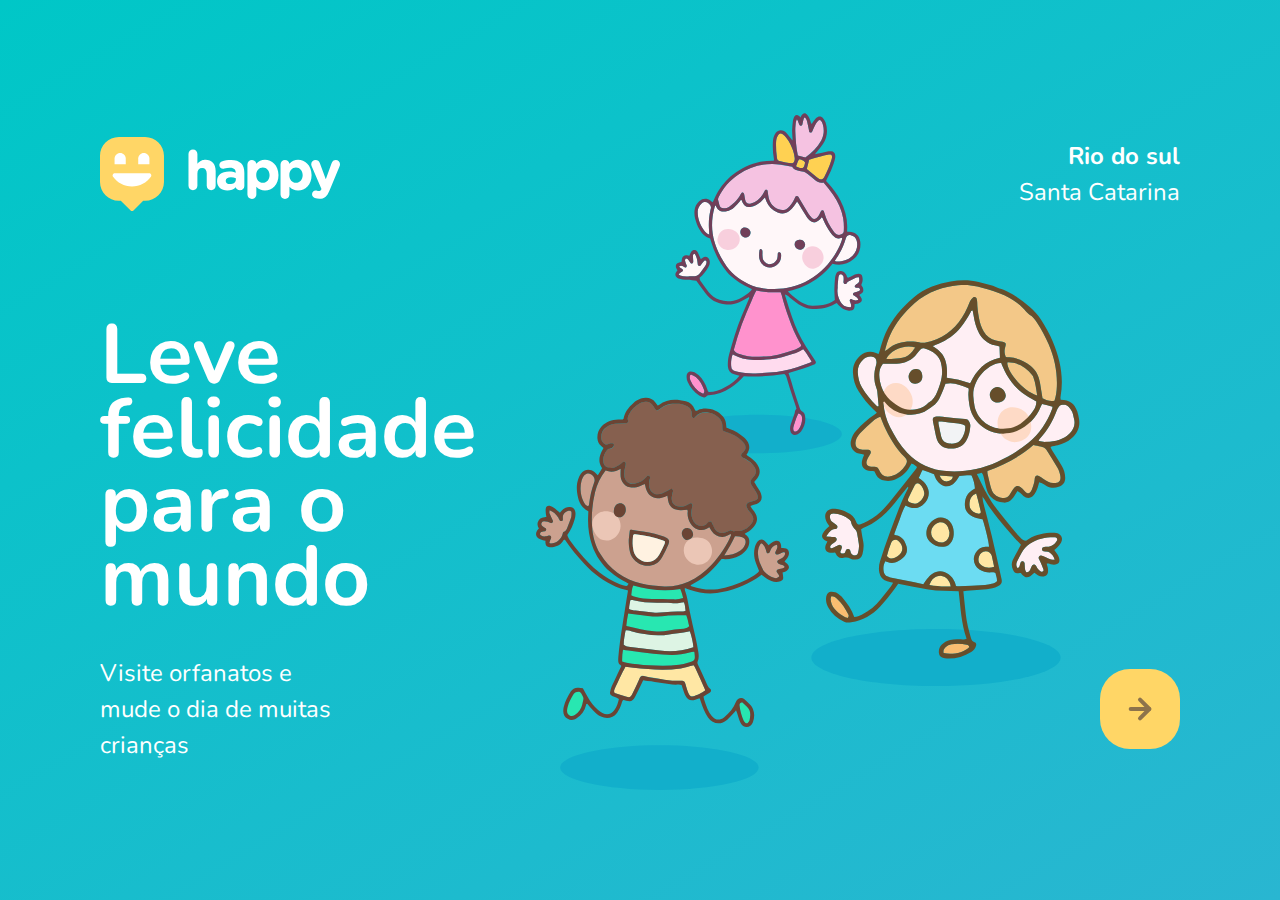
<file: index.html>
<!DOCTYPE html>
<html lang="pt-br">
  <head>
    <meta charset="UTF-8" />
    <meta name="viewport" content="width=device-width, initial-scale=1.0" />

    <link rel="preconnect" href="https://fonts.googleapis.com" />
    <link rel="preconnect" href="https://fonts.gstatic.com" crossorigin />
    <link
      href="https://fonts.googleapis.com/css2?family=Nunito:wght@200..1000&display=swap"
      rel="stylesheet"
    />

    <title>Happy</title>

    <link rel="icon" href="./public/images/logo-icon.png" />

    <link rel="stylesheet" href="./public/css/main.css" />
    <link rel="stylesheet" href="./public/css/animations.css" />
    <link rel="stylesheet" href="./public/css/page-landing.css" />
  </head>
  <body>
    <div id="page-landing">
      <div id="container">
        <header>
          <img
            id="logo"
            class="animate-up"
            src="./public/images/logo.svg"
            alt="Logomarca de Happy"
          />

          <div class="location animate-up">
            <strong>Rio do sul</strong>
            <p>Santa Catarina</p>
          </div>
        </header>

        <main>
          <h1 class="animate-up">Leve felicidade para o mundo</h1>

          <section class="visit">
            <p class="animate-up">
              Visite orfanatos e mude o dia de muitas crianças
            </p>

            <a
              href="/orphanages.html"
              title="Visite orfanatos"
              class="animate-up"
            >
              <img src="./public/images/arrow.svg" alt="Ir para o mapa" />
            </a>
          </section>
        </main>
      </div>
    </div>
  </body>
</html>
</file>
<file: public/css/main.css>
* {
  margin: 0;
  padding: 0;
  box-sizing: border-box;
}

:root {
  font-size: 62.5%;
}

body {
  height: 100vh;
  color: white;
  background: #EBF2F5;
}

body, input, button, textarea {
  font: 400 1.8rem/1 "Nunito", sans-serif;
}
</file>
<file: public/css/animations.css>
@keyframes up {
  from {
    opacity: 0;
    transform: translateY(16px);
  }

  to {
    opacity: 1;
    transform: translateY(0);
  }
}

@keyframes right {
  from {
    transform: translateX(-100%);
  }

  to {
    transform: translateX(0);
  }
}

@keyframes appear {
  from {
    opacity: 0;
  }

  to {
    opacity: 1;
  }
}

.animate-up {
  animation-name: up;
  animation-duration: 300ms;
  animation-fill-mode: backwards;
}

.animate-right {
  animation-name: right;
  animation-duration: 300ms;
}

.animate-appear {
  animation-name: appear;
  animation-duration: 300ms;
  animation-fill-mode: backwards;
}
</file>
<file: public/css/page-landing.css>
#page-landing {
  background: linear-gradient(329.54deg, #29b6d1 0%, #00c7c7 100%) no-repeat;

  min-height: 100vh;
  text-align: center;

  display: flex;
}

#container {
  margin: auto;
  width: min(90%, 112rem);
}

.location,
h1, 
.visit p {
  height: 16vh;
}

#logo {
  animation-delay: 50ms;
}

.location {
  animation-delay: 100ms;
}

main h1 {
  animation-delay: 150ms;
  font-size: clamp(4rem, 8vw, 8.4rem);
}

.visit p {
  animation-delay: 200ms;
}

.visit a {
  width: 8rem;
  height: 8rem;
  background: #ffd666;

  border: none;
  border-radius: 3rem;

  display: flex;
  align-items: center;
  justify-content: center;

  margin: auto;
  
  transition: background .2s;
  animation-delay: 250ms;
}

.visit a:hover {
  background: #96feff;
}

/* desktop version */
@media (min-width: 760px) {
  #container {
    background: url("../images/bg.svg") no-repeat 80% / clamp(30rem, 54vw, 56rem);
    padding: 5rem 2rem;
  }

  header {
    display: flex;
    align-items: center;
    justify-content: space-between;
  }

  .location, h1, .visit p {
    height: initial;
    text-align: initial;
  }

  .location {
    text-align: right;
    font-size: 2.4rem;
    line-height: 1.5;
  }

  main h1 {
    font-weight: bold;
    line-height: .88;

    width: min(300px, 80%);

    margin: clamp(10%, 9vh, 12%) 0 4rem;
  }

  .visit {
    display: flex;
    align-items: center;
    justify-content: space-between;
  }

  .visit p {
    font-size: 2.4rem;
    line-height: 1.5;
    width: clamp(20rem, 20vw, 30rem);
  }

  .visit a {
    margin: initial;
  }
}
</file>
